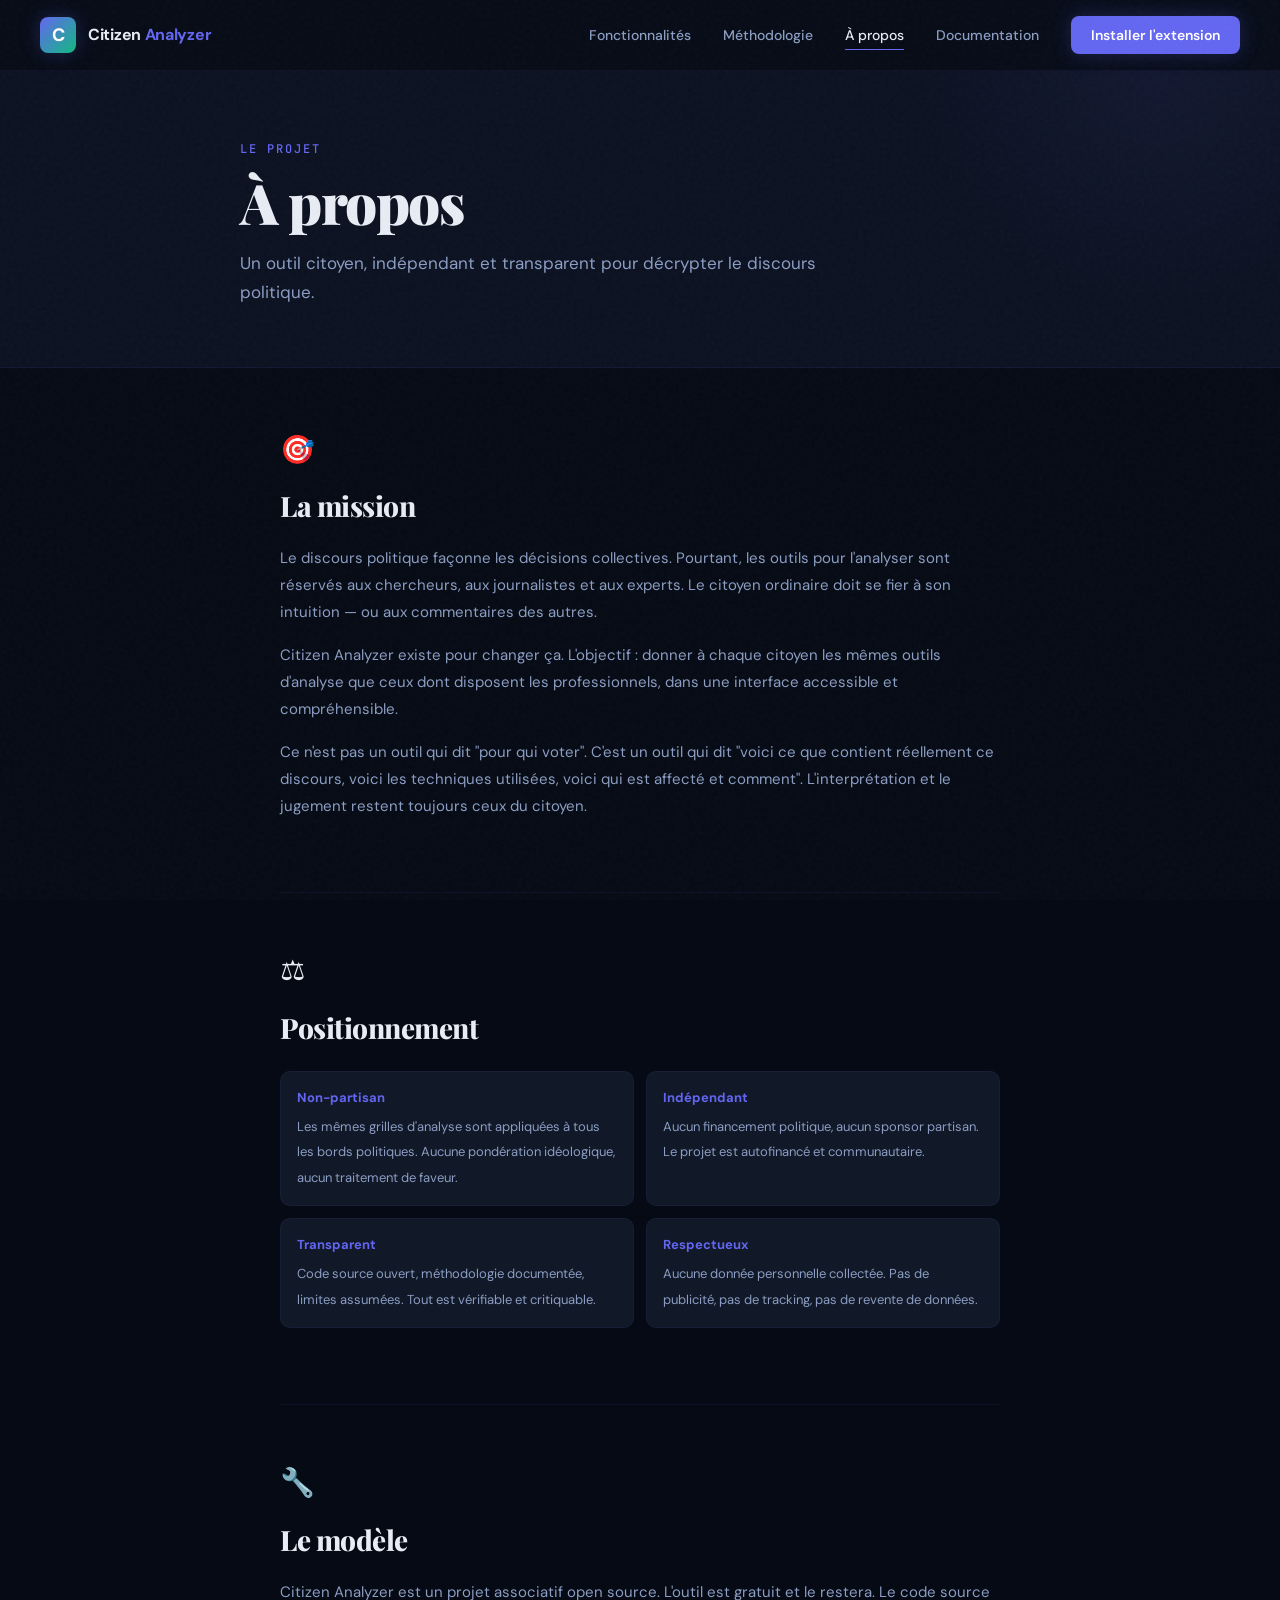
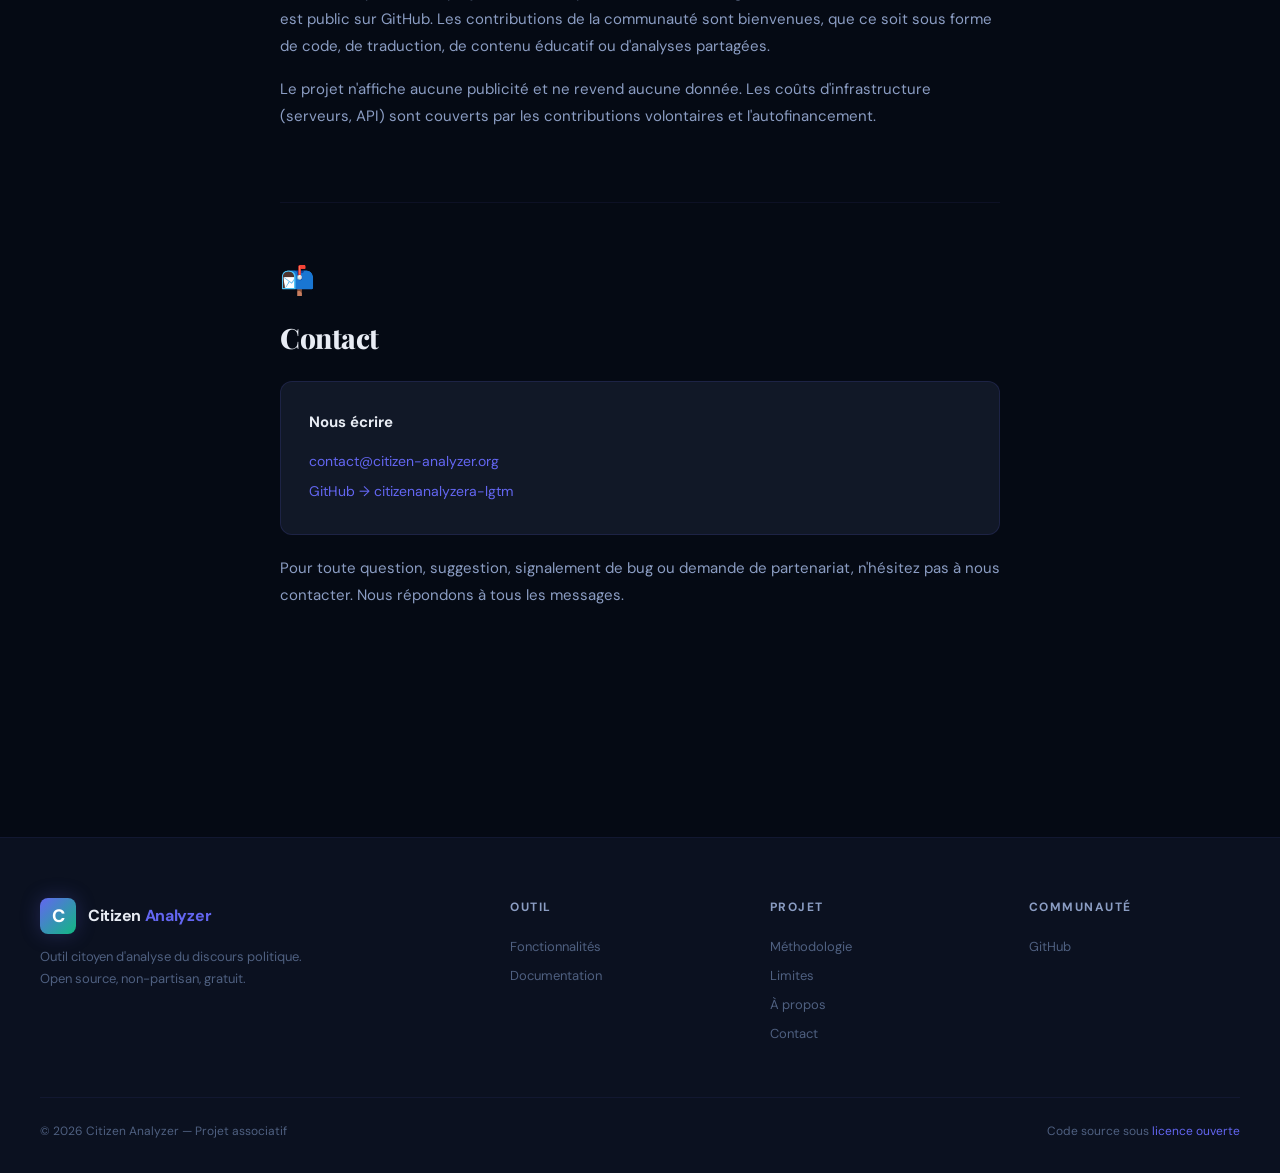
<file: a-propos.html>
<!DOCTYPE html>
<html lang="fr">
<head>
  <meta charset="UTF-8">
  <meta name="viewport" content="width=device-width, initial-scale=1.0">
  <title>À propos — Citizen Analyzer</title>
  <meta name="description" content="La mission, le positionnement et l'équipe derrière Citizen Analyzer.">
  <link rel="preconnect" href="https://fonts.googleapis.com">
  <link href="https://fonts.googleapis.com/css2?family=DM+Sans:ital,wght@0,400;0,500;0,600;0,700&family=JetBrains+Mono:wght@400;500&family=Playfair+Display:wght@700;800;900&display=swap" rel="stylesheet">
  <link rel="stylesheet" href="css/shared.css">
</head>
<body>

<nav id="nav">
  <a href="/" class="nav-brand"><div class="nav-logo">C</div><div class="nav-name">Citizen <span>Analyzer</span></div></a>
  <div class="nav-links">
    <a href="/#fonctionnalites">Fonctionnalités</a>
    <a href="methodologie.html">Méthodologie</a>
    <a href="a-propos.html" class="active">À propos</a>
    <a href="docs.html">Documentation</a>
    <a href="/#installer" class="nav-cta">Installer l'extension</a>
  </div>
</nav>

<header class="page-header">
  <div class="page-header-inner">
    <div class="section-label">Le projet</div>
    <h1 class="page-title">À propos</h1>
    <p class="page-sub">Un outil citoyen, indépendant et transparent pour décrypter le discours politique.</p>
  </div>
</header>

<main class="page-content">

  <article class="content-block reveal">
    <div class="content-icon">🎯</div>
    <h2>La mission</h2>
    <p>
      Le discours politique façonne les décisions collectives. Pourtant, les outils pour l'analyser
      sont réservés aux chercheurs, aux journalistes et aux experts. Le citoyen ordinaire doit se fier
      à son intuition — ou aux commentaires des autres.
    </p>
    <p>
      Citizen Analyzer existe pour changer ça. L'objectif : donner à chaque citoyen les mêmes outils
      d'analyse que ceux dont disposent les professionnels, dans une interface accessible et compréhensible.
    </p>
    <p>
      Ce n'est pas un outil qui dit "pour qui voter". C'est un outil qui dit "voici ce que contient
      réellement ce discours, voici les techniques utilisées, voici qui est affecté et comment".
      L'interprétation et le jugement restent toujours ceux du citoyen.
    </p>
  </article>

  <article class="content-block reveal">
    <div class="content-icon">⚖️</div>
    <h2>Positionnement</h2>
    <div class="content-grid-4">
      <div class="mini-card">
        <strong>Non-partisan</strong>
        <span>Les mêmes grilles d'analyse sont appliquées à tous les bords politiques. Aucune pondération idéologique, aucun traitement de faveur.</span>
      </div>
      <div class="mini-card">
        <strong>Indépendant</strong>
        <span>Aucun financement politique, aucun sponsor partisan. Le projet est autofinancé et communautaire.</span>
      </div>
      <div class="mini-card">
        <strong>Transparent</strong>
        <span>Code source ouvert, méthodologie documentée, limites assumées. Tout est vérifiable et critiquable.</span>
      </div>
      <div class="mini-card">
        <strong>Respectueux</strong>
        <span>Aucune donnée personnelle collectée. Pas de publicité, pas de tracking, pas de revente de données.</span>
      </div>
    </div>
  </article>

  <article class="content-block reveal">
    <div class="content-icon">🔧</div>
    <h2>Le modèle</h2>
    <p>
      Citizen Analyzer est un projet associatif open source. L'outil est gratuit et le restera.
      Le code source est public sur GitHub. Les contributions de la communauté sont bienvenues,
      que ce soit sous forme de code, de traduction, de contenu éducatif ou d'analyses partagées.
    </p>
    <p>
      Le projet n'affiche aucune publicité et ne revend aucune donnée. Les coûts d'infrastructure
      (serveurs, API) sont couverts par les contributions volontaires et l'autofinancement.
    </p>
  </article>

  <article class="content-block reveal">
    <div class="content-icon">📬</div>
    <h2>Contact</h2>
    <div class="contact-card">
      <h3>Nous écrire</h3>
      <a href="mailto:contact@citizen-analyzer.org">contact@citizen-analyzer.org</a>
      <a href="https://github.com/citizenanalyzera-lgtm" target="_blank">GitHub → citizenanalyzera-lgtm</a>
    </div>
    <p>
      Pour toute question, suggestion, signalement de bug ou demande de partenariat,
      n'hésitez pas à nous contacter. Nous répondons à tous les messages.
    </p>
  </article>

</main>

<footer>
  <div class="footer-grid">
    <div class="footer-brand"><a href="/" class="nav-brand"><div class="nav-logo">C</div><div class="nav-name">Citizen <span>Analyzer</span></div></a><p>Outil citoyen d'analyse du discours politique. Open source, non-partisan, gratuit.</p></div>
    <div class="footer-col"><h4>Outil</h4><a href="/#fonctionnalites">Fonctionnalités</a><a href="docs.html">Documentation</a></div>
    <div class="footer-col"><h4>Projet</h4><a href="methodologie.html">Méthodologie</a><a href="limites.html">Limites</a><a href="a-propos.html">À propos</a><a href="mailto:contact@citizen-analyzer.org">Contact</a></div>
    <div class="footer-col"><h4>Communauté</h4><a href="https://github.com/citizenanalyzera-lgtm" target="_blank">GitHub</a></div>
  </div>
  <div class="footer-bottom"><span>© 2026 Citizen Analyzer — Projet associatif</span><span>Code source sous <a href="#">licence ouverte</a></span></div>
</footer>

<script>
  window.addEventListener('scroll', function() { document.getElementById('nav').classList.toggle('scrolled', window.scrollY > 40); });
  var reveals = document.querySelectorAll('.reveal');
  var observer = new IntersectionObserver(function(entries) { entries.forEach(function(entry) { if (entry.isIntersecting) entry.target.classList.add('visible'); }); }, { threshold: 0.1, rootMargin: '0px 0px -40px 0px' });
  reveals.forEach(function(el) { observer.observe(el); });
</script>
</body>
</html>
</file>
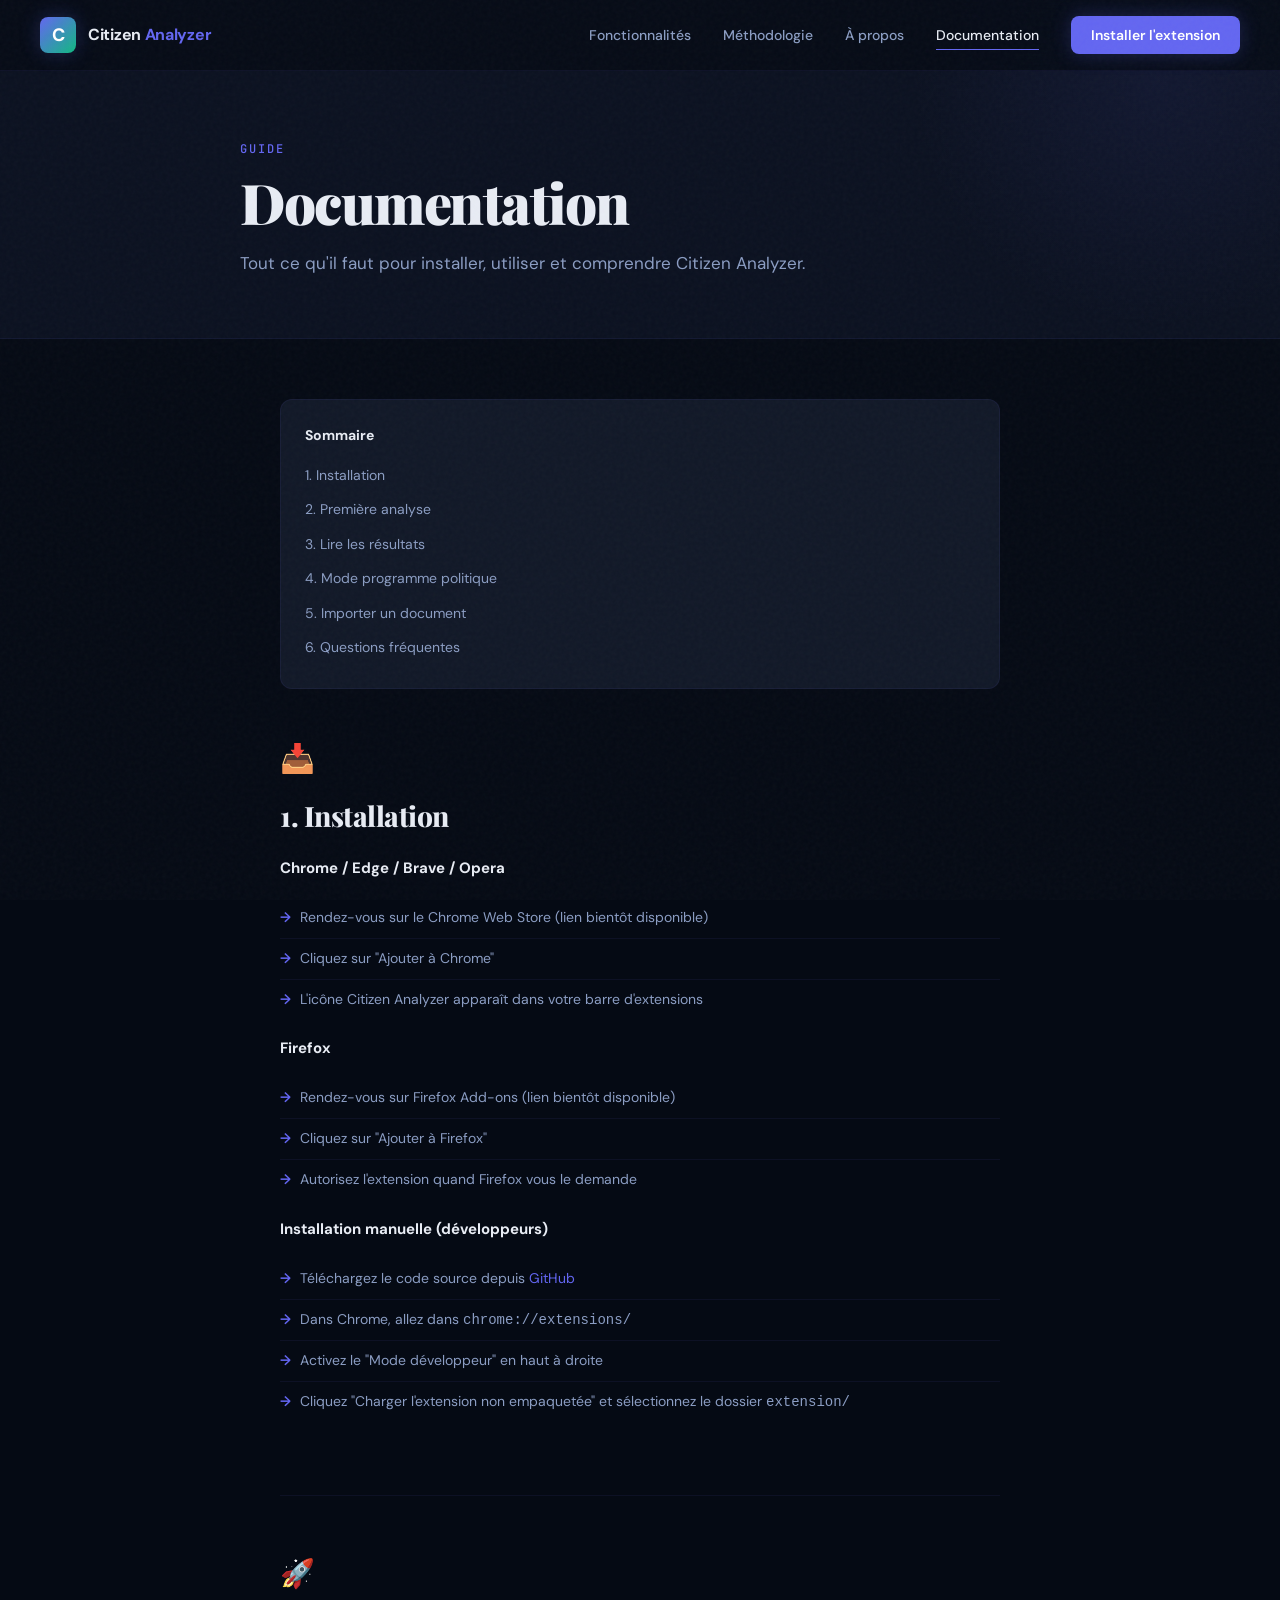
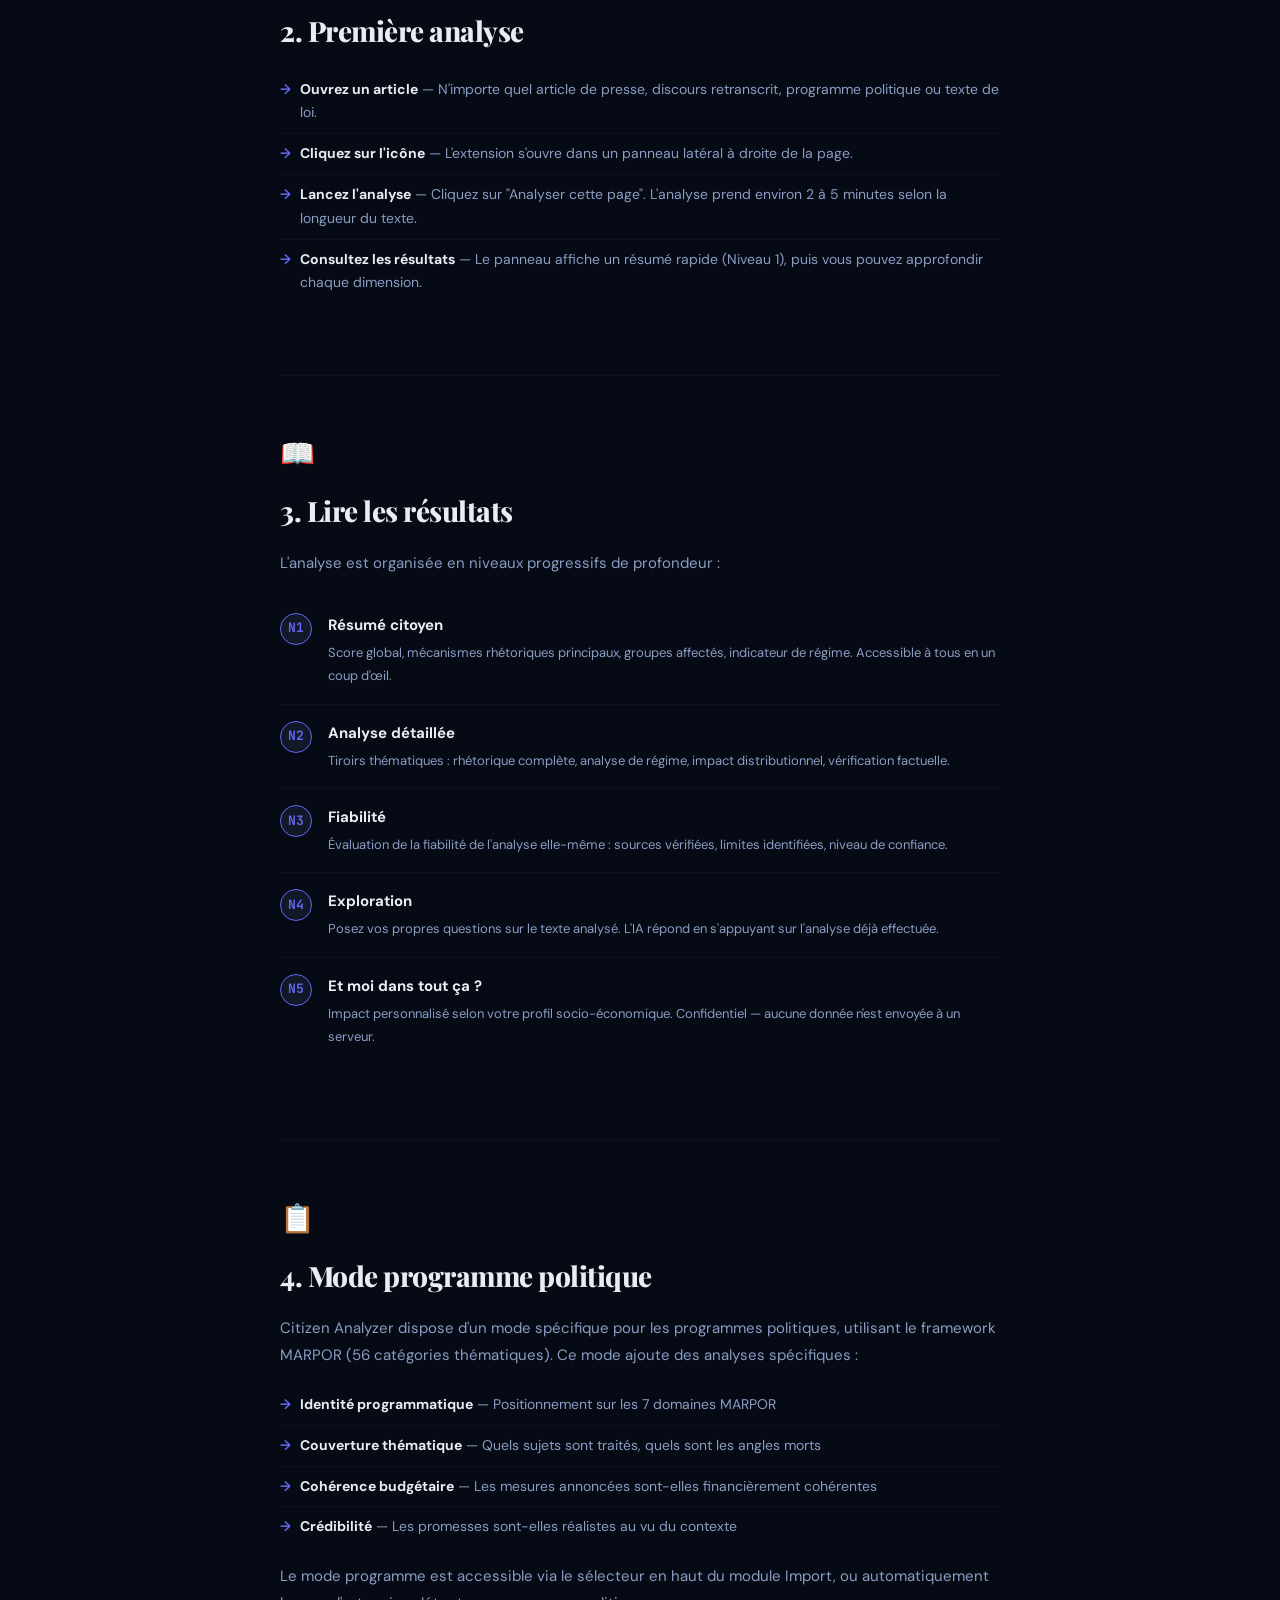
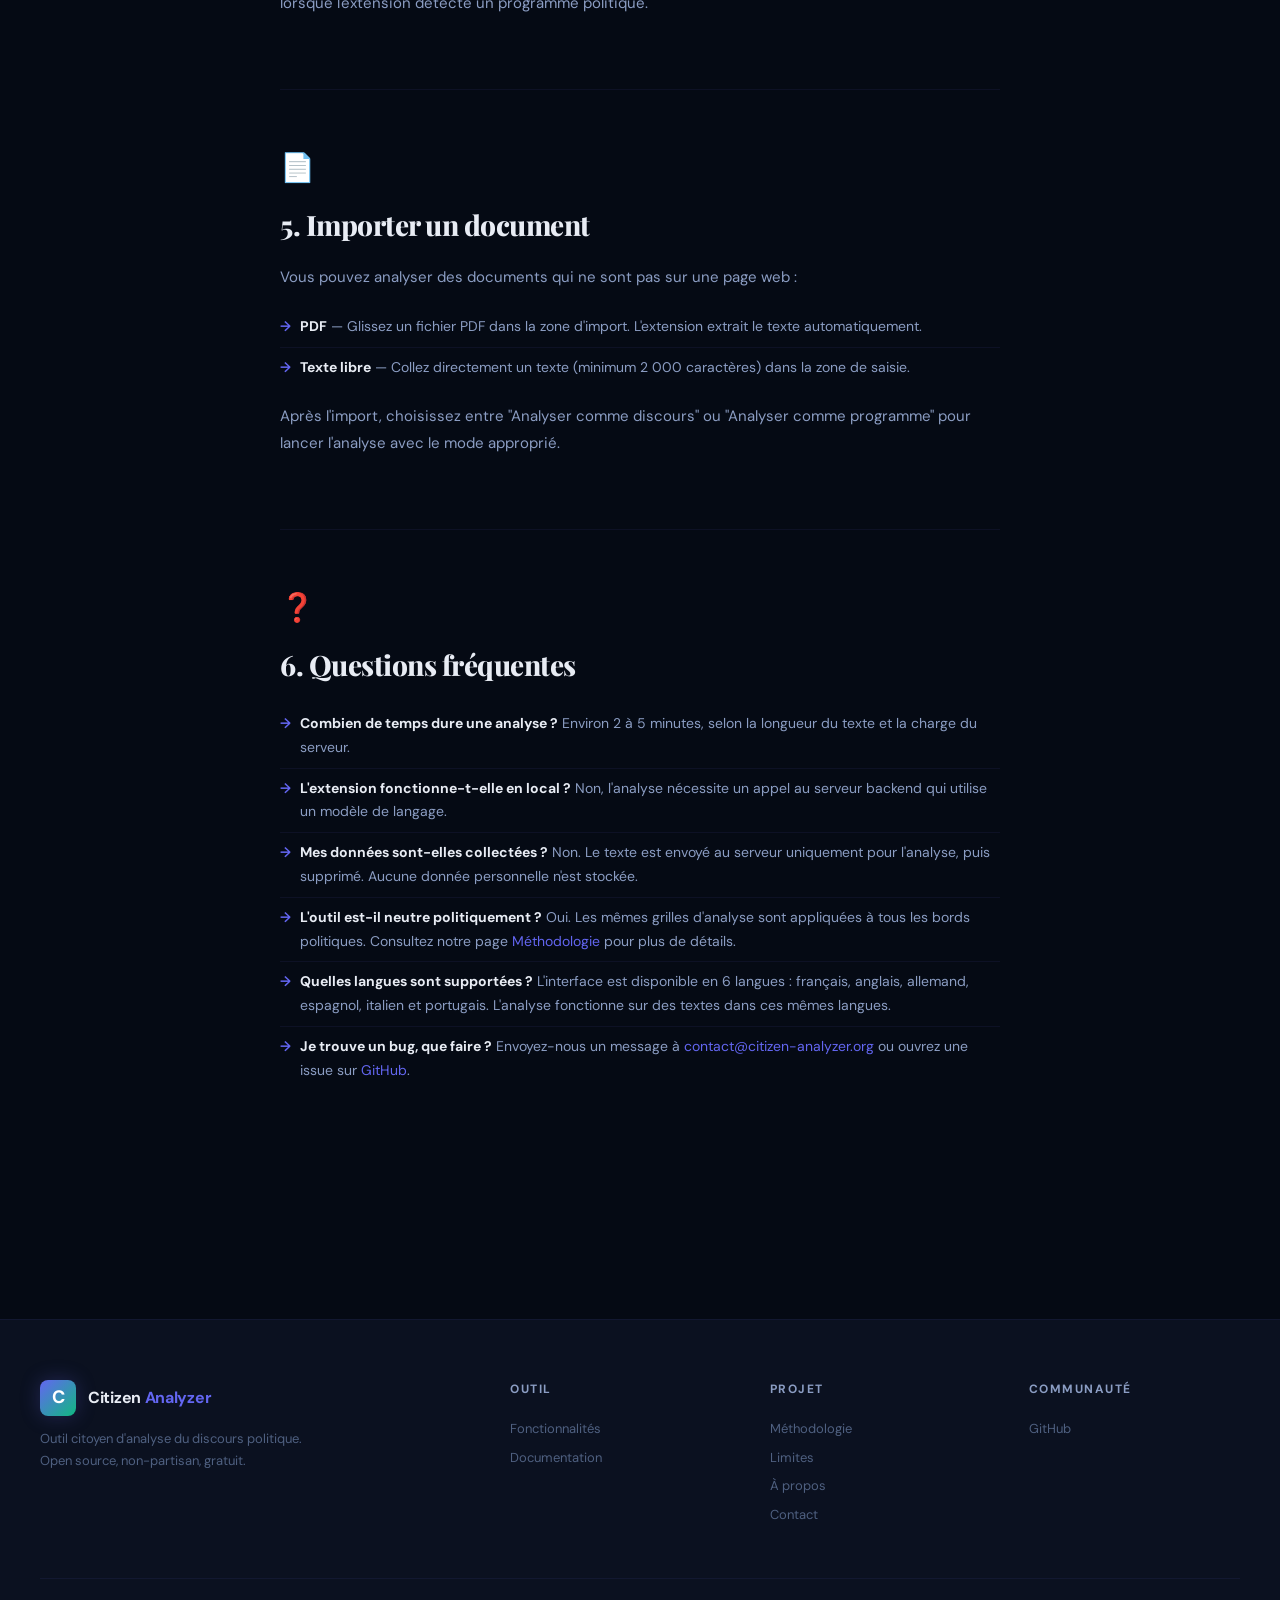
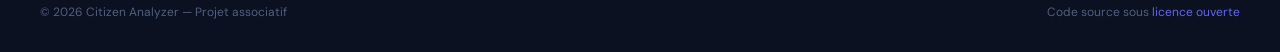
<file: docs.html>
<!DOCTYPE html>
<html lang="fr">
<head>
  <meta charset="UTF-8">
  <meta name="viewport" content="width=device-width, initial-scale=1.0">
  <title>Documentation — Citizen Analyzer</title>
  <meta name="description" content="Guide d'installation et d'utilisation de l'extension Citizen Analyzer.">
  <link rel="preconnect" href="https://fonts.googleapis.com">
  <link href="https://fonts.googleapis.com/css2?family=DM+Sans:ital,wght@0,400;0,500;0,600;0,700&family=JetBrains+Mono:wght@400;500&family=Playfair+Display:wght@700;800;900&display=swap" rel="stylesheet">
  <link rel="stylesheet" href="css/shared.css">
  <style>
    .code-block {
      background: var(--bg-card);
      border: 1px solid var(--border-subtle);
      border-radius: 8px;
      padding: 16px 20px;
      font-family: var(--font-mono);
      font-size: 13px;
      color: var(--accent-emerald);
      margin: 16px 0;
      overflow-x: auto;
    }
    .doc-nav {
      background: var(--bg-card);
      border: 1px solid var(--border-subtle);
      border-radius: 12px;
      padding: 24px;
      margin-bottom: 48px;
    }
    .doc-nav h3 {
      font-size: 14px; font-weight: 700;
      margin-bottom: 12px;
      color: var(--text-primary);
    }
    .doc-nav a {
      display: block;
      font-size: 14px;
      padding: 6px 0;
      color: var(--text-secondary);
    }
    .doc-nav a:hover { color: var(--accent-indigo); text-decoration: none; }
  </style>
</head>
<body>

<nav id="nav">
  <a href="/" class="nav-brand"><div class="nav-logo">C</div><div class="nav-name">Citizen <span>Analyzer</span></div></a>
  <div class="nav-links">
    <a href="/#fonctionnalites">Fonctionnalités</a>
    <a href="methodologie.html">Méthodologie</a>
    <a href="a-propos.html">À propos</a>
    <a href="docs.html" class="active">Documentation</a>
    <a href="/#installer" class="nav-cta">Installer l'extension</a>
  </div>
</nav>

<header class="page-header">
  <div class="page-header-inner">
    <div class="section-label">Guide</div>
    <h1 class="page-title">Documentation</h1>
    <p class="page-sub">Tout ce qu'il faut pour installer, utiliser et comprendre Citizen Analyzer.</p>
  </div>
</header>

<main class="page-content">

  <div class="doc-nav reveal">
    <h3>Sommaire</h3>
    <a href="#installation">1. Installation</a>
    <a href="#premiere-analyse">2. Première analyse</a>
    <a href="#lire-resultats">3. Lire les résultats</a>
    <a href="#mode-programme">4. Mode programme politique</a>
    <a href="#import">5. Importer un document</a>
    <a href="#faq">6. Questions fréquentes</a>
  </div>

  <!-- 1. Installation -->
  <article class="content-block reveal" id="installation">
    <div class="content-icon">📥</div>
    <h2>1. Installation</h2>

    <p><strong>Chrome / Edge / Brave / Opera</strong></p>
    <ul class="content-list">
      <li>Rendez-vous sur le Chrome Web Store (lien bientôt disponible)</li>
      <li>Cliquez sur "Ajouter à Chrome"</li>
      <li>L'icône Citizen Analyzer apparaît dans votre barre d'extensions</li>
    </ul>

    <p><strong>Firefox</strong></p>
    <ul class="content-list">
      <li>Rendez-vous sur Firefox Add-ons (lien bientôt disponible)</li>
      <li>Cliquez sur "Ajouter à Firefox"</li>
      <li>Autorisez l'extension quand Firefox vous le demande</li>
    </ul>

    <p><strong>Installation manuelle (développeurs)</strong></p>
    <ul class="content-list">
      <li>Téléchargez le code source depuis <a href="https://github.com/citizenanalyzera-lgtm" target="_blank">GitHub</a></li>
      <li>Dans Chrome, allez dans <code>chrome://extensions/</code></li>
      <li>Activez le "Mode développeur" en haut à droite</li>
      <li>Cliquez "Charger l'extension non empaquetée" et sélectionnez le dossier <code>extension/</code></li>
    </ul>
  </article>

  <!-- 2. Première analyse -->
  <article class="content-block reveal" id="premiere-analyse">
    <div class="content-icon">🚀</div>
    <h2>2. Première analyse</h2>
    <ul class="content-list">
      <li><strong>Ouvrez un article</strong> — N'importe quel article de presse, discours retranscrit, programme politique ou texte de loi.</li>
      <li><strong>Cliquez sur l'icône</strong> — L'extension s'ouvre dans un panneau latéral à droite de la page.</li>
      <li><strong>Lancez l'analyse</strong> — Cliquez sur "Analyser cette page". L'analyse prend environ 2 à 5 minutes selon la longueur du texte.</li>
      <li><strong>Consultez les résultats</strong> — Le panneau affiche un résumé rapide (Niveau 1), puis vous pouvez approfondir chaque dimension.</li>
    </ul>
  </article>

  <!-- 3. Lire les résultats -->
  <article class="content-block reveal" id="lire-resultats">
    <div class="content-icon">📖</div>
    <h2>3. Lire les résultats</h2>
    <p>L'analyse est organisée en niveaux progressifs de profondeur :</p>

    <div class="pipeline">
      <div class="pipeline-step">
        <div class="pipeline-num">N1</div>
        <div>
          <strong>Résumé citoyen</strong>
          <p>Score global, mécanismes rhétoriques principaux, groupes affectés, indicateur de régime. Accessible à tous en un coup d'œil.</p>
        </div>
      </div>
      <div class="pipeline-step">
        <div class="pipeline-num">N2</div>
        <div>
          <strong>Analyse détaillée</strong>
          <p>Tiroirs thématiques : rhétorique complète, analyse de régime, impact distributionnel, vérification factuelle.</p>
        </div>
      </div>
      <div class="pipeline-step">
        <div class="pipeline-num">N3</div>
        <div>
          <strong>Fiabilité</strong>
          <p>Évaluation de la fiabilité de l'analyse elle-même : sources vérifiées, limites identifiées, niveau de confiance.</p>
        </div>
      </div>
      <div class="pipeline-step">
        <div class="pipeline-num">N4</div>
        <div>
          <strong>Exploration</strong>
          <p>Posez vos propres questions sur le texte analysé. L'IA répond en s'appuyant sur l'analyse déjà effectuée.</p>
        </div>
      </div>
      <div class="pipeline-step">
        <div class="pipeline-num">N5</div>
        <div>
          <strong>Et moi dans tout ça ?</strong>
          <p>Impact personnalisé selon votre profil socio-économique. Confidentiel — aucune donnée n'est envoyée à un serveur.</p>
        </div>
      </div>
    </div>
  </article>

  <!-- 4. Mode programme -->
  <article class="content-block reveal" id="mode-programme">
    <div class="content-icon">📋</div>
    <h2>4. Mode programme politique</h2>
    <p>
      Citizen Analyzer dispose d'un mode spécifique pour les programmes politiques, utilisant le framework
      MARPOR (56 catégories thématiques). Ce mode ajoute des analyses spécifiques :
    </p>
    <ul class="content-list">
      <li><strong>Identité programmatique</strong> — Positionnement sur les 7 domaines MARPOR</li>
      <li><strong>Couverture thématique</strong> — Quels sujets sont traités, quels sont les angles morts</li>
      <li><strong>Cohérence budgétaire</strong> — Les mesures annoncées sont-elles financièrement cohérentes</li>
      <li><strong>Crédibilité</strong> — Les promesses sont-elles réalistes au vu du contexte</li>
    </ul>
    <p>
      Le mode programme est accessible via le sélecteur en haut du module Import, ou automatiquement
      lorsque l'extension détecte un programme politique.
    </p>
  </article>

  <!-- 5. Import -->
  <article class="content-block reveal" id="import">
    <div class="content-icon">📄</div>
    <h2>5. Importer un document</h2>
    <p>
      Vous pouvez analyser des documents qui ne sont pas sur une page web :
    </p>
    <ul class="content-list">
      <li><strong>PDF</strong> — Glissez un fichier PDF dans la zone d'import. L'extension extrait le texte automatiquement.</li>
      <li><strong>Texte libre</strong> — Collez directement un texte (minimum 2 000 caractères) dans la zone de saisie.</li>
    </ul>
    <p>
      Après l'import, choisissez entre "Analyser comme discours" ou "Analyser comme programme"
      pour lancer l'analyse avec le mode approprié.
    </p>
  </article>

  <!-- 6. FAQ -->
  <article class="content-block reveal" id="faq">
    <div class="content-icon">❓</div>
    <h2>6. Questions fréquentes</h2>

    <ul class="content-list">
      <li>
        <strong>Combien de temps dure une analyse ?</strong>
        Environ 2 à 5 minutes, selon la longueur du texte et la charge du serveur.
      </li>
      <li>
        <strong>L'extension fonctionne-t-elle en local ?</strong>
        Non, l'analyse nécessite un appel au serveur backend qui utilise un modèle de langage.
      </li>
      <li>
        <strong>Mes données sont-elles collectées ?</strong>
        Non. Le texte est envoyé au serveur uniquement pour l'analyse, puis supprimé. Aucune donnée personnelle n'est stockée.
      </li>
      <li>
        <strong>L'outil est-il neutre politiquement ?</strong>
        Oui. Les mêmes grilles d'analyse sont appliquées à tous les bords politiques. Consultez notre page <a href="methodologie.html">Méthodologie</a> pour plus de détails.
      </li>
      <li>
        <strong>Quelles langues sont supportées ?</strong>
        L'interface est disponible en 6 langues : français, anglais, allemand, espagnol, italien et portugais. L'analyse fonctionne sur des textes dans ces mêmes langues.
      </li>
      <li>
        <strong>Je trouve un bug, que faire ?</strong>
        Envoyez-nous un message à <a href="mailto:contact@citizen-analyzer.org">contact@citizen-analyzer.org</a> ou ouvrez une issue sur <a href="https://github.com/citizenanalyzera-lgtm" target="_blank">GitHub</a>.
      </li>
    </ul>
  </article>

</main>

<footer>
  <div class="footer-grid">
    <div class="footer-brand"><a href="/" class="nav-brand"><div class="nav-logo">C</div><div class="nav-name">Citizen <span>Analyzer</span></div></a><p>Outil citoyen d'analyse du discours politique. Open source, non-partisan, gratuit.</p></div>
    <div class="footer-col"><h4>Outil</h4><a href="/#fonctionnalites">Fonctionnalités</a><a href="docs.html">Documentation</a></div>
    <div class="footer-col"><h4>Projet</h4><a href="methodologie.html">Méthodologie</a><a href="limites.html">Limites</a><a href="a-propos.html">À propos</a><a href="mailto:contact@citizen-analyzer.org">Contact</a></div>
    <div class="footer-col"><h4>Communauté</h4><a href="https://github.com/citizenanalyzera-lgtm" target="_blank">GitHub</a></div>
  </div>
  <div class="footer-bottom"><span>© 2026 Citizen Analyzer — Projet associatif</span><span>Code source sous <a href="#">licence ouverte</a></span></div>
</footer>

<script>
  window.addEventListener('scroll', function() { document.getElementById('nav').classList.toggle('scrolled', window.scrollY > 40); });
  var reveals = document.querySelectorAll('.reveal');
  var observer = new IntersectionObserver(function(entries) { entries.forEach(function(entry) { if (entry.isIntersecting) entry.target.classList.add('visible'); }); }, { threshold: 0.1, rootMargin: '0px 0px -40px 0px' });
  reveals.forEach(function(el) { observer.observe(el); });
</script>
</body>
</html>
</file>
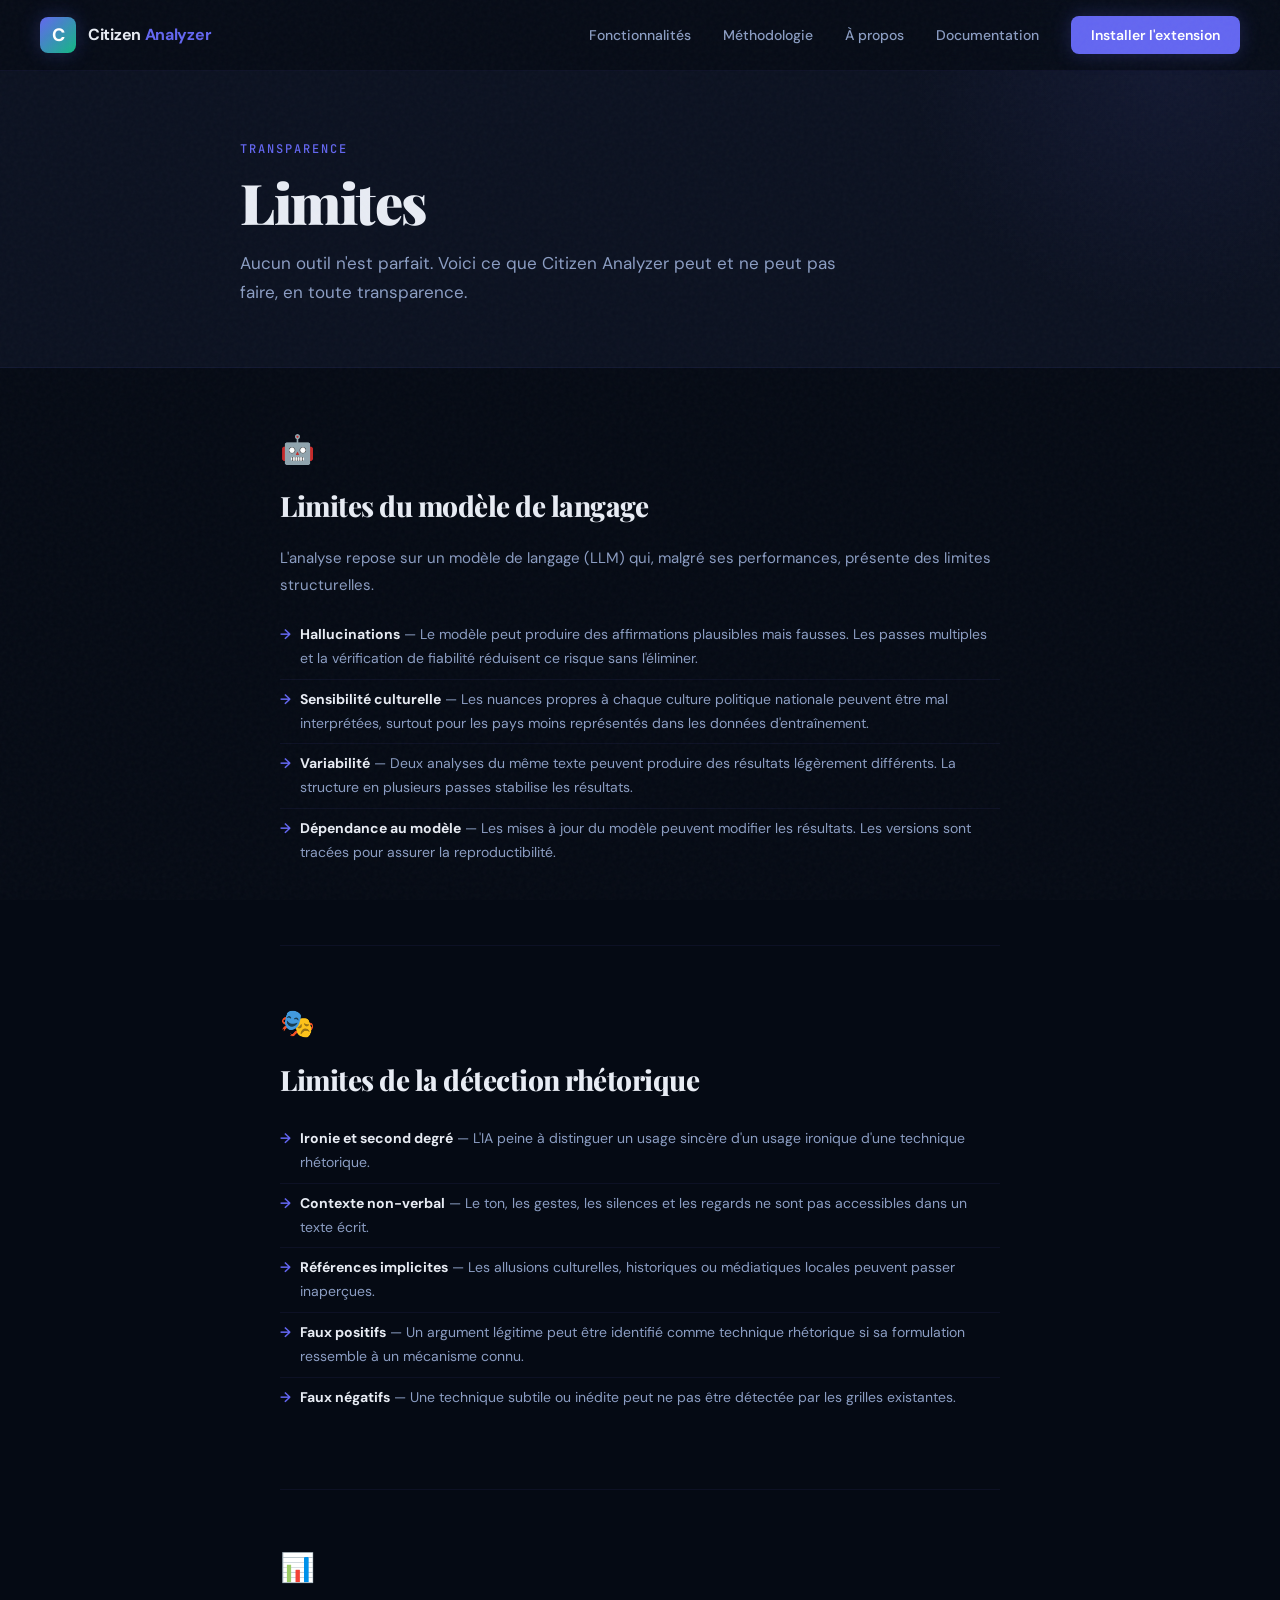
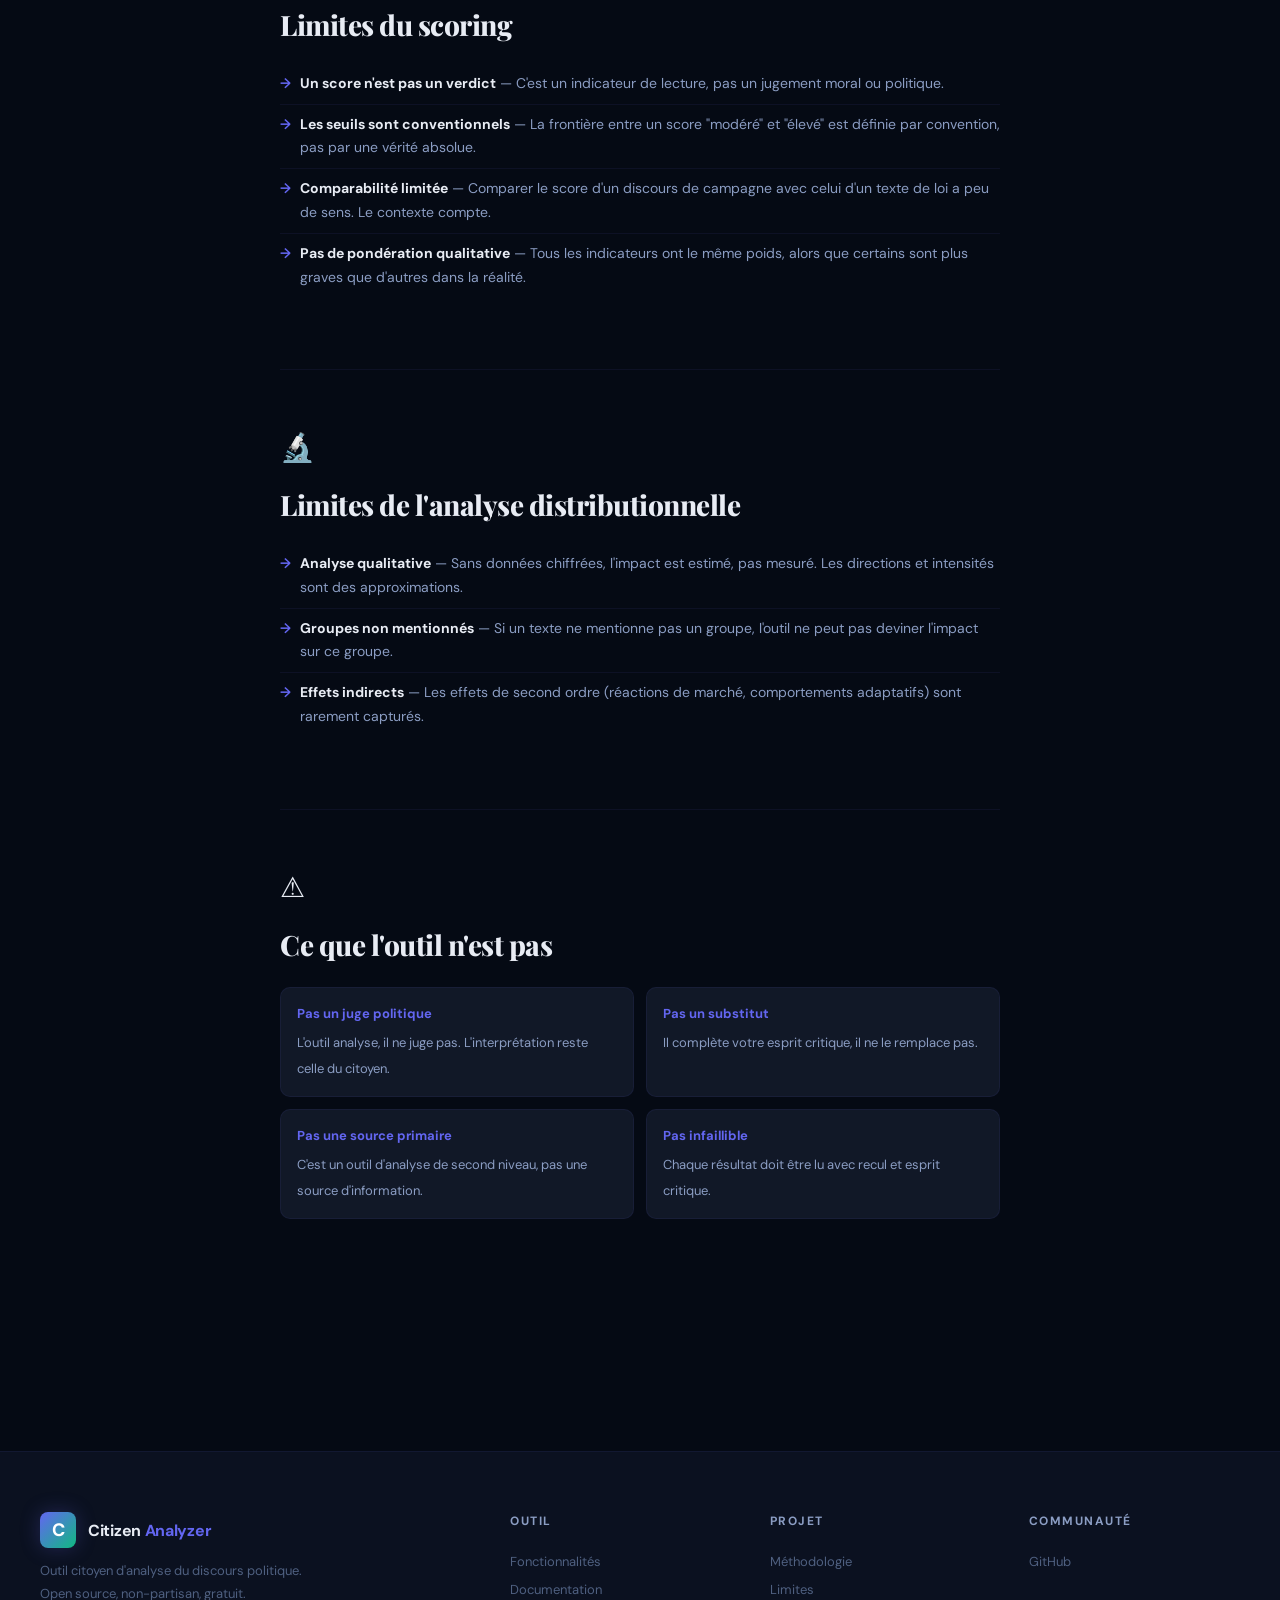
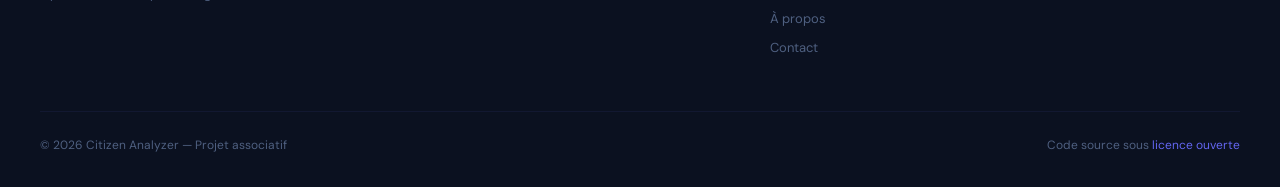
<file: limites.html>
<!DOCTYPE html>
<html lang="fr">
<head>
  <meta charset="UTF-8">
  <meta name="viewport" content="width=device-width, initial-scale=1.0">
  <title>Limites — Citizen Analyzer</title>
  <meta name="description" content="Limites et précautions d'usage de Citizen Analyzer. Transparence totale sur ce que l'outil peut et ne peut pas faire.">
  <link rel="preconnect" href="https://fonts.googleapis.com">
  <link href="https://fonts.googleapis.com/css2?family=DM+Sans:ital,wght@0,400;0,500;0,600;0,700&family=JetBrains+Mono:wght@400;500&family=Playfair+Display:wght@700;800;900&display=swap" rel="stylesheet">
  <link rel="stylesheet" href="css/shared.css">
</head>
<body>

<nav id="nav">
  <a href="/" class="nav-brand">
    <div class="nav-logo">C</div>
    <div class="nav-name">Citizen <span>Analyzer</span></div>
  </a>
  <div class="nav-links">
    <a href="/#fonctionnalites">Fonctionnalités</a>
    <a href="methodologie.html">Méthodologie</a>
    <a href="a-propos.html">À propos</a>
    <a href="docs.html">Documentation</a>
    <a href="/#installer" class="nav-cta">Installer l'extension</a>
  </div>
</nav>

<header class="page-header">
  <div class="page-header-inner">
    <div class="section-label">Transparence</div>
    <h1 class="page-title">Limites</h1>
    <p class="page-sub">Aucun outil n'est parfait. Voici ce que Citizen Analyzer peut et ne peut pas faire, en toute transparence.</p>
  </div>
</header>

<main class="page-content">

  <article class="content-block reveal">
    <div class="content-icon">🤖</div>
    <h2>Limites du modèle de langage</h2>
    <p>
      L'analyse repose sur un modèle de langage (LLM) qui, malgré ses performances, présente des limites structurelles.
    </p>
    <ul class="content-list">
      <li><strong>Hallucinations</strong> — Le modèle peut produire des affirmations plausibles mais fausses. Les passes multiples et la vérification de fiabilité réduisent ce risque sans l'éliminer.</li>
      <li><strong>Sensibilité culturelle</strong> — Les nuances propres à chaque culture politique nationale peuvent être mal interprétées, surtout pour les pays moins représentés dans les données d'entraînement.</li>
      <li><strong>Variabilité</strong> — Deux analyses du même texte peuvent produire des résultats légèrement différents. La structure en plusieurs passes stabilise les résultats.</li>
      <li><strong>Dépendance au modèle</strong> — Les mises à jour du modèle peuvent modifier les résultats. Les versions sont tracées pour assurer la reproductibilité.</li>
    </ul>
  </article>

  <article class="content-block reveal">
    <div class="content-icon">🎭</div>
    <h2>Limites de la détection rhétorique</h2>
    <ul class="content-list">
      <li><strong>Ironie et second degré</strong> — L'IA peine à distinguer un usage sincère d'un usage ironique d'une technique rhétorique.</li>
      <li><strong>Contexte non-verbal</strong> — Le ton, les gestes, les silences et les regards ne sont pas accessibles dans un texte écrit.</li>
      <li><strong>Références implicites</strong> — Les allusions culturelles, historiques ou médiatiques locales peuvent passer inaperçues.</li>
      <li><strong>Faux positifs</strong> — Un argument légitime peut être identifié comme technique rhétorique si sa formulation ressemble à un mécanisme connu.</li>
      <li><strong>Faux négatifs</strong> — Une technique subtile ou inédite peut ne pas être détectée par les grilles existantes.</li>
    </ul>
  </article>

  <article class="content-block reveal">
    <div class="content-icon">📊</div>
    <h2>Limites du scoring</h2>
    <ul class="content-list">
      <li><strong>Un score n'est pas un verdict</strong> — C'est un indicateur de lecture, pas un jugement moral ou politique.</li>
      <li><strong>Les seuils sont conventionnels</strong> — La frontière entre un score "modéré" et "élevé" est définie par convention, pas par une vérité absolue.</li>
      <li><strong>Comparabilité limitée</strong> — Comparer le score d'un discours de campagne avec celui d'un texte de loi a peu de sens. Le contexte compte.</li>
      <li><strong>Pas de pondération qualitative</strong> — Tous les indicateurs ont le même poids, alors que certains sont plus graves que d'autres dans la réalité.</li>
    </ul>
  </article>

  <article class="content-block reveal">
    <div class="content-icon">🔬</div>
    <h2>Limites de l'analyse distributionnelle</h2>
    <ul class="content-list">
      <li><strong>Analyse qualitative</strong> — Sans données chiffrées, l'impact est estimé, pas mesuré. Les directions et intensités sont des approximations.</li>
      <li><strong>Groupes non mentionnés</strong> — Si un texte ne mentionne pas un groupe, l'outil ne peut pas deviner l'impact sur ce groupe.</li>
      <li><strong>Effets indirects</strong> — Les effets de second ordre (réactions de marché, comportements adaptatifs) sont rarement capturés.</li>
    </ul>
  </article>

  <article class="content-block reveal">
    <div class="content-icon">⚠️</div>
    <h2>Ce que l'outil n'est pas</h2>
    <div class="content-grid-4">
      <div class="mini-card">
        <strong>Pas un juge politique</strong>
        <span>L'outil analyse, il ne juge pas. L'interprétation reste celle du citoyen.</span>
      </div>
      <div class="mini-card">
        <strong>Pas un substitut</strong>
        <span>Il complète votre esprit critique, il ne le remplace pas.</span>
      </div>
      <div class="mini-card">
        <strong>Pas une source primaire</strong>
        <span>C'est un outil d'analyse de second niveau, pas une source d'information.</span>
      </div>
      <div class="mini-card">
        <strong>Pas infaillible</strong>
        <span>Chaque résultat doit être lu avec recul et esprit critique.</span>
      </div>
    </div>
  </article>

</main>

<footer>
  <div class="footer-grid">
    <div class="footer-brand">
      <a href="/" class="nav-brand"><div class="nav-logo">C</div><div class="nav-name">Citizen <span>Analyzer</span></div></a>
      <p>Outil citoyen d'analyse du discours politique. Open source, non-partisan, gratuit.</p>
    </div>
    <div class="footer-col"><h4>Outil</h4><a href="/#fonctionnalites">Fonctionnalités</a><a href="docs.html">Documentation</a></div>
    <div class="footer-col"><h4>Projet</h4><a href="methodologie.html">Méthodologie</a><a href="limites.html">Limites</a><a href="a-propos.html">À propos</a><a href="mailto:contact@citizen-analyzer.org">Contact</a></div>
    <div class="footer-col"><h4>Communauté</h4><a href="https://github.com/citizenanalyzera-lgtm" target="_blank">GitHub</a></div>
  </div>
  <div class="footer-bottom"><span>© 2026 Citizen Analyzer — Projet associatif</span><span>Code source sous <a href="#">licence ouverte</a></span></div>
</footer>

<script>
  window.addEventListener('scroll', function() { document.getElementById('nav').classList.toggle('scrolled', window.scrollY > 40); });
  var reveals = document.querySelectorAll('.reveal');
  var observer = new IntersectionObserver(function(entries) { entries.forEach(function(entry) { if (entry.isIntersecting) entry.target.classList.add('visible'); }); }, { threshold: 0.1, rootMargin: '0px 0px -40px 0px' });
  reveals.forEach(function(el) { observer.observe(el); });
</script>
</body>
</html>
</file>
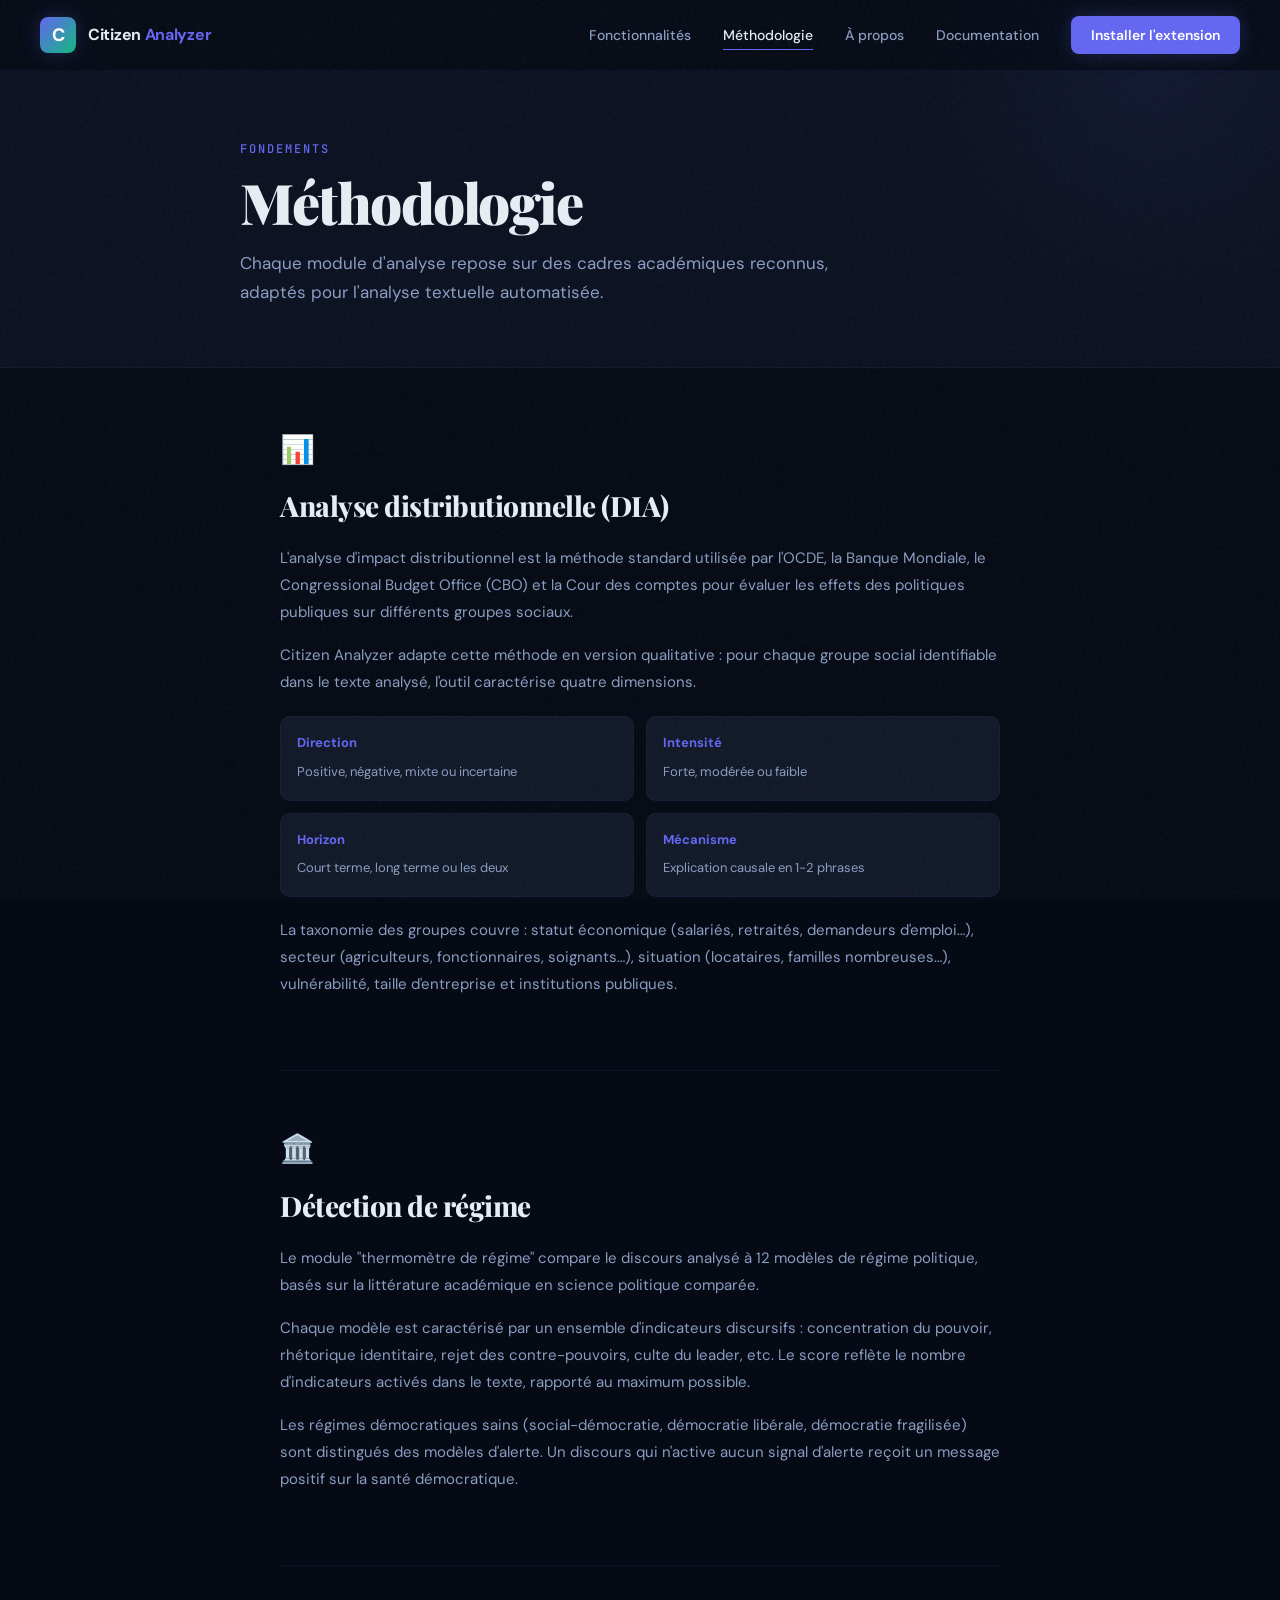
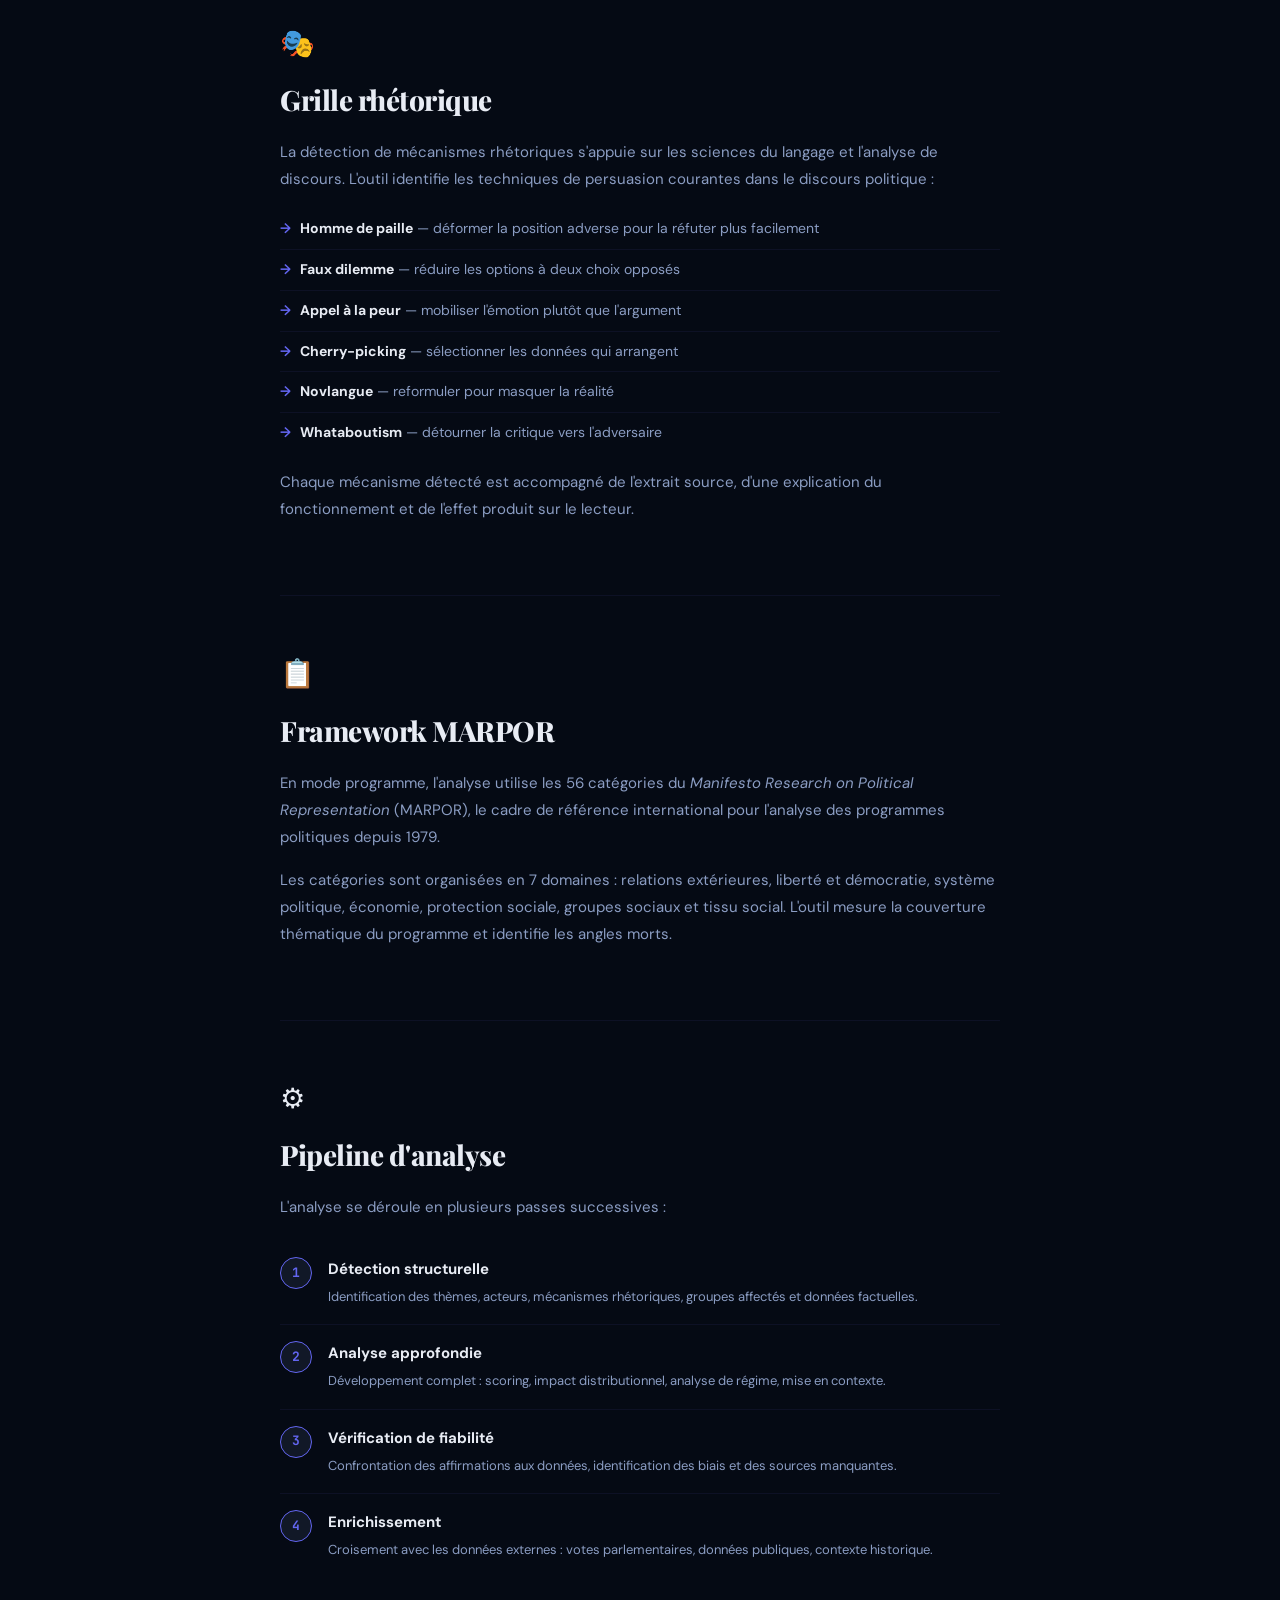
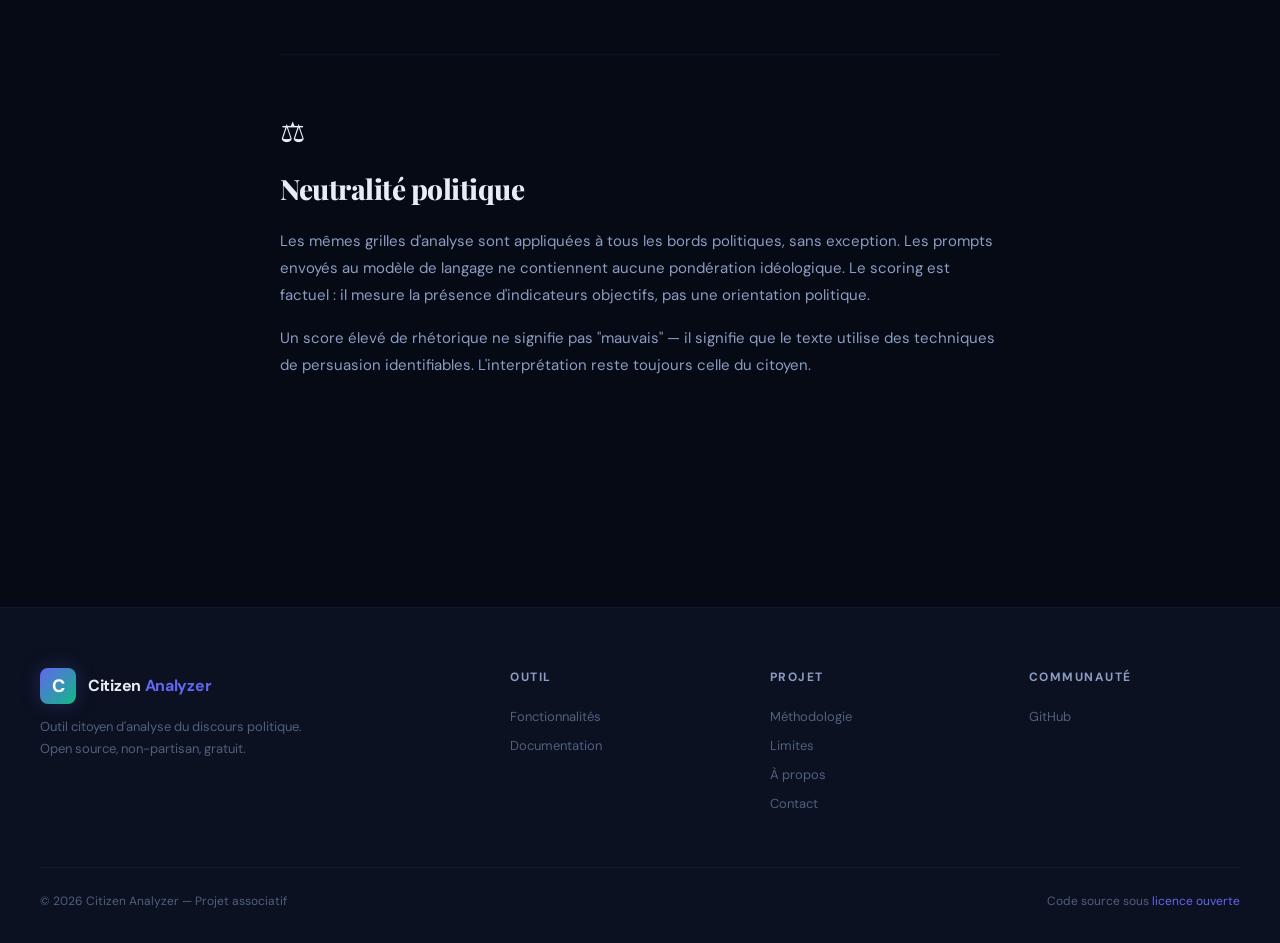
<file: methodologie.html>
<!DOCTYPE html>
<html lang="fr">
<head>
  <meta charset="UTF-8">
  <meta name="viewport" content="width=device-width, initial-scale=1.0">
  <title>Méthodologie — Citizen Analyzer</title>
  <meta name="description" content="Fondements académiques et pipeline d'analyse de Citizen Analyzer. Analyse distributionnelle, détection rhétorique, scoring de régime.">
  <link rel="preconnect" href="https://fonts.googleapis.com">
  <link href="https://fonts.googleapis.com/css2?family=DM+Sans:ital,wght@0,400;0,500;0,600;0,700&family=JetBrains+Mono:wght@400;500&family=Playfair+Display:wght@700;800;900&display=swap" rel="stylesheet">
  <link rel="stylesheet" href="css/shared.css">
</head>
<body>

<nav id="nav">
  <a href="/" class="nav-brand">
    <div class="nav-logo">C</div>
    <div class="nav-name">Citizen <span>Analyzer</span></div>
  </a>
  <div class="nav-links">
    <a href="/#fonctionnalites">Fonctionnalités</a>
    <a href="methodologie.html" class="active">Méthodologie</a>
    <a href="a-propos.html">À propos</a>
    <a href="docs.html">Documentation</a>
    <a href="/#installer" class="nav-cta">Installer l'extension</a>
  </div>
</nav>

<header class="page-header">
  <div class="page-header-inner">
    <div class="section-label">Fondements</div>
    <h1 class="page-title">Méthodologie</h1>
    <p class="page-sub">Chaque module d'analyse repose sur des cadres académiques reconnus, adaptés pour l'analyse textuelle automatisée.</p>
  </div>
</header>

<main class="page-content">

  <!-- 1. DIA -->
  <article class="content-block reveal">
    <div class="content-icon">📊</div>
    <h2>Analyse distributionnelle (DIA)</h2>
    <p>
      L'analyse d'impact distributionnel est la méthode standard utilisée par l'OCDE, la Banque Mondiale,
      le Congressional Budget Office (CBO) et la Cour des comptes pour évaluer les effets des politiques publiques
      sur différents groupes sociaux.
    </p>
    <p>
      Citizen Analyzer adapte cette méthode en version qualitative : pour chaque groupe social identifiable
      dans le texte analysé, l'outil caractérise quatre dimensions.
    </p>
    <div class="content-grid-4">
      <div class="mini-card">
        <strong>Direction</strong>
        <span>Positive, négative, mixte ou incertaine</span>
      </div>
      <div class="mini-card">
        <strong>Intensité</strong>
        <span>Forte, modérée ou faible</span>
      </div>
      <div class="mini-card">
        <strong>Horizon</strong>
        <span>Court terme, long terme ou les deux</span>
      </div>
      <div class="mini-card">
        <strong>Mécanisme</strong>
        <span>Explication causale en 1-2 phrases</span>
      </div>
    </div>
    <p>
      La taxonomie des groupes couvre : statut économique (salariés, retraités, demandeurs d'emploi…),
      secteur (agriculteurs, fonctionnaires, soignants…), situation (locataires, familles nombreuses…),
      vulnérabilité, taille d'entreprise et institutions publiques.
    </p>
  </article>

  <!-- 2. Regime -->
  <article class="content-block reveal">
    <div class="content-icon">🏛️</div>
    <h2>Détection de régime</h2>
    <p>
      Le module "thermomètre de régime" compare le discours analysé à 12 modèles de régime politique,
      basés sur la littérature académique en science politique comparée.
    </p>
    <p>
      Chaque modèle est caractérisé par un ensemble d'indicateurs discursifs : concentration du pouvoir,
      rhétorique identitaire, rejet des contre-pouvoirs, culte du leader, etc. Le score reflète le nombre
      d'indicateurs activés dans le texte, rapporté au maximum possible.
    </p>
    <p>
      Les régimes démocratiques sains (social-démocratie, démocratie libérale, démocratie fragilisée) sont
      distingués des modèles d'alerte. Un discours qui n'active aucun signal d'alerte reçoit un message
      positif sur la santé démocratique.
    </p>
  </article>

  <!-- 3. Rhetoric -->
  <article class="content-block reveal">
    <div class="content-icon">🎭</div>
    <h2>Grille rhétorique</h2>
    <p>
      La détection de mécanismes rhétoriques s'appuie sur les sciences du langage et l'analyse de discours.
      L'outil identifie les techniques de persuasion courantes dans le discours politique :
    </p>
    <ul class="content-list">
      <li><strong>Homme de paille</strong> — déformer la position adverse pour la réfuter plus facilement</li>
      <li><strong>Faux dilemme</strong> — réduire les options à deux choix opposés</li>
      <li><strong>Appel à la peur</strong> — mobiliser l'émotion plutôt que l'argument</li>
      <li><strong>Cherry-picking</strong> — sélectionner les données qui arrangent</li>
      <li><strong>Novlangue</strong> — reformuler pour masquer la réalité</li>
      <li><strong>Whataboutism</strong> — détourner la critique vers l'adversaire</li>
    </ul>
    <p>
      Chaque mécanisme détecté est accompagné de l'extrait source, d'une explication du fonctionnement
      et de l'effet produit sur le lecteur.
    </p>
  </article>

  <!-- 4. MARPOR -->
  <article class="content-block reveal">
    <div class="content-icon">📋</div>
    <h2>Framework MARPOR</h2>
    <p>
      En mode programme, l'analyse utilise les 56 catégories du <em>Manifesto Research on Political Representation</em> (MARPOR),
      le cadre de référence international pour l'analyse des programmes politiques depuis 1979.
    </p>
    <p>
      Les catégories sont organisées en 7 domaines : relations extérieures, liberté et démocratie,
      système politique, économie, protection sociale, groupes sociaux et tissu social.
      L'outil mesure la couverture thématique du programme et identifie les angles morts.
    </p>
  </article>

  <!-- 5. Pipeline -->
  <article class="content-block reveal">
    <div class="content-icon">⚙️</div>
    <h2>Pipeline d'analyse</h2>
    <p>L'analyse se déroule en plusieurs passes successives :</p>
    <div class="pipeline">
      <div class="pipeline-step">
        <div class="pipeline-num">1</div>
        <div>
          <strong>Détection structurelle</strong>
          <p>Identification des thèmes, acteurs, mécanismes rhétoriques, groupes affectés et données factuelles.</p>
        </div>
      </div>
      <div class="pipeline-step">
        <div class="pipeline-num">2</div>
        <div>
          <strong>Analyse approfondie</strong>
          <p>Développement complet : scoring, impact distributionnel, analyse de régime, mise en contexte.</p>
        </div>
      </div>
      <div class="pipeline-step">
        <div class="pipeline-num">3</div>
        <div>
          <strong>Vérification de fiabilité</strong>
          <p>Confrontation des affirmations aux données, identification des biais et des sources manquantes.</p>
        </div>
      </div>
      <div class="pipeline-step">
        <div class="pipeline-num">4</div>
        <div>
          <strong>Enrichissement</strong>
          <p>Croisement avec les données externes : votes parlementaires, données publiques, contexte historique.</p>
        </div>
      </div>
    </div>
  </article>

  <!-- 6. Neutrality -->
  <article class="content-block reveal">
    <div class="content-icon">⚖️</div>
    <h2>Neutralité politique</h2>
    <p>
      Les mêmes grilles d'analyse sont appliquées à tous les bords politiques, sans exception.
      Les prompts envoyés au modèle de langage ne contiennent aucune pondération idéologique.
      Le scoring est factuel : il mesure la présence d'indicateurs objectifs, pas une orientation politique.
    </p>
    <p>
      Un score élevé de rhétorique ne signifie pas "mauvais" — il signifie que le texte utilise
      des techniques de persuasion identifiables. L'interprétation reste toujours celle du citoyen.
    </p>
  </article>

</main>

<footer>
  <div class="footer-grid">
    <div class="footer-brand">
      <a href="/" class="nav-brand">
        <div class="nav-logo">C</div>
        <div class="nav-name">Citizen <span>Analyzer</span></div>
      </a>
      <p>Outil citoyen d'analyse du discours politique. Open source, non-partisan, gratuit.</p>
    </div>
    <div class="footer-col">
      <h4>Outil</h4>
      <a href="/#fonctionnalites">Fonctionnalités</a>
      <a href="docs.html">Documentation</a>
    </div>
    <div class="footer-col">
      <h4>Projet</h4>
      <a href="methodologie.html">Méthodologie</a>
      <a href="limites.html">Limites</a>
      <a href="a-propos.html">À propos</a>
      <a href="mailto:contact@citizen-analyzer.org">Contact</a>
    </div>
    <div class="footer-col">
      <h4>Communauté</h4>
      <a href="https://github.com/citizenanalyzera-lgtm" target="_blank">GitHub</a>
    </div>
  </div>
  <div class="footer-bottom">
    <span>© 2026 Citizen Analyzer — Projet associatif</span>
    <span>Code source sous <a href="#">licence ouverte</a></span>
  </div>
</footer>

<script>
  window.addEventListener('scroll', function() {
    document.getElementById('nav').classList.toggle('scrolled', window.scrollY > 40);
  });
  var reveals = document.querySelectorAll('.reveal');
  var observer = new IntersectionObserver(function(entries) {
    entries.forEach(function(entry) {
      if (entry.isIntersecting) entry.target.classList.add('visible');
    });
  }, { threshold: 0.1, rootMargin: '0px 0px -40px 0px' });
  reveals.forEach(function(el) { observer.observe(el); });
</script>

</body>
</html>
</file>
<file: css/shared.css>
/* ============================================
   CITIZEN ANALYZER — Shared Styles
   ============================================ */

*, *::before, *::after { margin: 0; padding: 0; box-sizing: border-box; }

:root {
  --bg-deep: #050a14;
  --bg-primary: #0b1120;
  --bg-card: #111827;
  --bg-elevated: #1a2332;
  --border-subtle: rgba(99,102,241,0.08);
  --border-medium: rgba(99,102,241,0.15);
  --text-primary: #e8ecf4;
  --text-secondary: #8b9dc3;
  --text-muted: #4f6080;
  --accent-indigo: #6366f1;
  --accent-indigo-glow: rgba(99,102,241,0.25);
  --accent-emerald: #10b981;
  --accent-emerald-glow: rgba(16,185,129,0.2);
  --accent-amber: #f59e0b;
  --accent-red: #ef4444;
  --accent-cyan: #06b6d4;
  --font-display: 'Playfair Display', Georgia, serif;
  --font-body: 'DM Sans', system-ui, sans-serif;
  --font-mono: 'JetBrains Mono', monospace;
}

html { scroll-behavior: smooth; }

body {
  font-family: var(--font-body);
  background: var(--bg-deep);
  color: var(--text-primary);
  line-height: 1.6;
  overflow-x: hidden;
}

body::before {
  content: '';
  position: fixed; inset: 0;
  background-image: url("data:image/svg+xml,%3Csvg viewBox='0 0 256 256' xmlns='http://www.w3.org/2000/svg'%3E%3Cfilter id='n'%3E%3CfeTurbulence type='fractalNoise' baseFrequency='0.9' numOctaves='4' stitchTiles='stitch'/%3E%3C/filter%3E%3Crect width='100%25' height='100%25' filter='url(%23n)' opacity='0.03'/%3E%3C/svg%3E");
  pointer-events: none;
  z-index: 9999;
}

a { color: var(--accent-indigo); text-decoration: none; }
a:hover { text-decoration: underline; }

/* ========== NAV ========== */
nav {
  position: fixed; top: 0; left: 0; right: 0;
  z-index: 100;
  padding: 16px 40px;
  display: flex; align-items: center; justify-content: space-between;
  background: rgba(5,10,20,0.8);
  backdrop-filter: blur(20px);
  border-bottom: 1px solid var(--border-subtle);
  transition: all 0.3s;
}
nav.scrolled { background: rgba(5,10,20,0.95); }

.nav-brand {
  display: flex; align-items: center; gap: 12px;
  text-decoration: none; color: var(--text-primary);
}
.nav-brand:hover { text-decoration: none; }
.nav-logo {
  width: 36px; height: 36px;
  background: linear-gradient(135deg, var(--accent-indigo), var(--accent-emerald));
  border-radius: 8px;
  display: flex; align-items: center; justify-content: center;
  font-size: 18px; font-weight: 800;
  color: white;
  box-shadow: 0 0 20px var(--accent-indigo-glow);
}
.nav-name {
  font-weight: 700; font-size: 16px; letter-spacing: -0.3px;
}
.nav-name span { color: var(--accent-indigo); }

.nav-links { display: flex; gap: 32px; align-items: center; }
.nav-links a {
  color: var(--text-secondary);
  text-decoration: none;
  font-size: 14px; font-weight: 500;
  transition: color 0.2s;
  position: relative;
}
.nav-links a:hover { color: var(--text-primary); text-decoration: none; }
.nav-links a.active { color: var(--text-primary); }
.nav-links a::after {
  content: '';
  position: absolute; bottom: -4px; left: 0;
  width: 0; height: 1.5px;
  background: var(--accent-indigo);
  transition: width 0.3s;
}
.nav-links a:hover::after, .nav-links a.active::after { width: 100%; }

.nav-cta {
  background: var(--accent-indigo) !important;
  color: white !important;
  padding: 8px 20px;
  border-radius: 8px;
  font-weight: 600 !important;
  box-shadow: 0 0 20px var(--accent-indigo-glow);
}
.nav-cta::after { display: none !important; }

/* ========== PAGE HEADER ========== */
.page-header {
  padding: 140px 40px 60px;
  background: var(--bg-primary);
  border-bottom: 1px solid var(--border-subtle);
  position: relative;
  overflow: hidden;
}
.page-header::before {
  content: '';
  position: absolute;
  top: -50%; right: -10%;
  width: 500px; height: 500px;
  background: radial-gradient(circle, var(--accent-indigo-glow) 0%, transparent 70%);
  pointer-events: none;
  opacity: 0.3;
}
.page-header-inner {
  max-width: 800px;
  margin: 0 auto;
  position: relative; z-index: 2;
}
.page-title {
  font-family: var(--font-display);
  font-size: clamp(36px, 5vw, 56px);
  font-weight: 900;
  letter-spacing: -1.5px;
  line-height: 1.1;
  margin-bottom: 16px;
}
.page-sub {
  font-size: 17px;
  color: var(--text-secondary);
  line-height: 1.7;
  max-width: 600px;
}
.section-label {
  font-family: var(--font-mono);
  font-size: 12px; font-weight: 500;
  color: var(--accent-indigo);
  text-transform: uppercase;
  letter-spacing: 2px;
  margin-bottom: 12px;
}

/* ========== PAGE CONTENT ========== */
.page-content {
  max-width: 800px;
  margin: 0 auto;
  padding: 60px 40px 100px;
}

.content-block {
  margin-bottom: 56px;
  padding-bottom: 56px;
  border-bottom: 1px solid var(--border-subtle);
}
.content-block:last-child { border-bottom: none; }

.content-icon {
  font-size: 28px;
  margin-bottom: 12px;
}

.content-block h2 {
  font-family: var(--font-display);
  font-size: 28px;
  font-weight: 800;
  letter-spacing: -0.5px;
  margin-bottom: 16px;
}

.content-block p {
  font-size: 15px;
  color: var(--text-secondary);
  line-height: 1.8;
  margin-bottom: 16px;
}

.content-block strong { color: var(--text-primary); }

.content-list {
  list-style: none;
  padding: 0;
  margin: 16px 0;
}
.content-list li {
  font-size: 14px;
  color: var(--text-secondary);
  line-height: 1.7;
  padding: 8px 0 8px 20px;
  position: relative;
  border-bottom: 1px solid var(--border-subtle);
}
.content-list li:last-child { border-bottom: none; }
.content-list li::before {
  content: '→';
  position: absolute; left: 0;
  color: var(--accent-indigo);
  font-weight: 600;
}

/* ========== MINI CARDS ========== */
.content-grid-4 {
  display: grid;
  grid-template-columns: repeat(2, 1fr);
  gap: 12px;
  margin: 20px 0;
}
.mini-card {
  background: var(--bg-card);
  border: 1px solid var(--border-subtle);
  border-radius: 10px;
  padding: 16px;
}
.mini-card strong {
  display: block;
  font-size: 13px; font-weight: 700;
  color: var(--accent-indigo);
  margin-bottom: 4px;
}
.mini-card span {
  font-size: 13px;
  color: var(--text-secondary);
  line-height: 1.5;
}

/* ========== PIPELINE ========== */
.pipeline {
  margin: 20px 0;
}
.pipeline-step {
  display: flex; gap: 16px; align-items: flex-start;
  padding: 16px 0;
  border-bottom: 1px solid var(--border-subtle);
}
.pipeline-step:last-child { border-bottom: none; }
.pipeline-num {
  width: 32px; height: 32px; flex-shrink: 0;
  border-radius: 50%;
  background: var(--bg-card);
  border: 1.5px solid var(--accent-indigo);
  display: flex; align-items: center; justify-content: center;
  font-family: var(--font-mono);
  font-size: 13px; font-weight: 700;
  color: var(--accent-indigo);
}
.pipeline-step strong {
  display: block;
  font-size: 15px;
  color: var(--text-primary);
  margin-bottom: 4px;
}
.pipeline-step p {
  font-size: 13px !important;
  margin-bottom: 0 !important;
}

/* ========== CONTACT INFO ========== */
.contact-card {
  background: var(--bg-card);
  border: 1px solid var(--border-medium);
  border-radius: 12px;
  padding: 28px;
  margin: 20px 0;
}
.contact-card h3 {
  font-size: 15px; font-weight: 700;
  margin-bottom: 12px;
}
.contact-card a {
  display: block;
  font-size: 14px;
  padding: 4px 0;
}

/* ========== FOOTER ========== */
footer {
  border-top: 1px solid var(--border-subtle);
  background: var(--bg-primary);
  padding: 60px 40px 32px;
}
.footer-grid {
  max-width: 1200px;
  margin: 0 auto;
  display: grid;
  grid-template-columns: 2fr 1fr 1fr 1fr;
  gap: 48px;
  margin-bottom: 48px;
}
.footer-brand p {
  font-size: 13px;
  color: var(--text-muted);
  line-height: 1.7;
  margin-top: 12px;
  max-width: 280px;
}
.footer-col h4 {
  font-size: 12px; font-weight: 700;
  text-transform: uppercase;
  letter-spacing: 1.5px;
  color: var(--text-secondary);
  margin-bottom: 16px;
}
.footer-col a {
  display: block;
  font-size: 13px;
  color: var(--text-muted);
  text-decoration: none;
  padding: 4px 0;
  transition: color 0.2s;
}
.footer-col a:hover { color: var(--text-primary); text-decoration: none; }

.footer-bottom {
  max-width: 1200px;
  margin: 0 auto;
  padding-top: 24px;
  border-top: 1px solid var(--border-subtle);
  display: flex; justify-content: space-between; align-items: center;
  font-size: 12px; color: var(--text-muted);
}
.footer-bottom a { color: var(--accent-indigo); text-decoration: none; }

/* ========== REVEAL ANIMATION ========== */
.reveal {
  opacity: 0; transform: translateY(30px);
  transition: all 0.8s cubic-bezier(0.16, 1, 0.3, 1);
}
.reveal.visible { opacity: 1; transform: translateY(0); }

/* ========== RESPONSIVE ========== */
@media (max-width: 900px) {
  .content-grid-4 { grid-template-columns: 1fr; }
  .footer-grid { grid-template-columns: 1fr 1fr; gap: 32px; }
  nav { padding: 12px 20px; }
  .nav-links { gap: 16px; }
  .page-header { padding: 120px 20px 48px; }
  .page-content { padding: 40px 20px 80px; }
}
@media (max-width: 600px) {
  .nav-links a:not(.nav-cta) { display: none; }
  .footer-grid { grid-template-columns: 1fr; }
}
</file>
